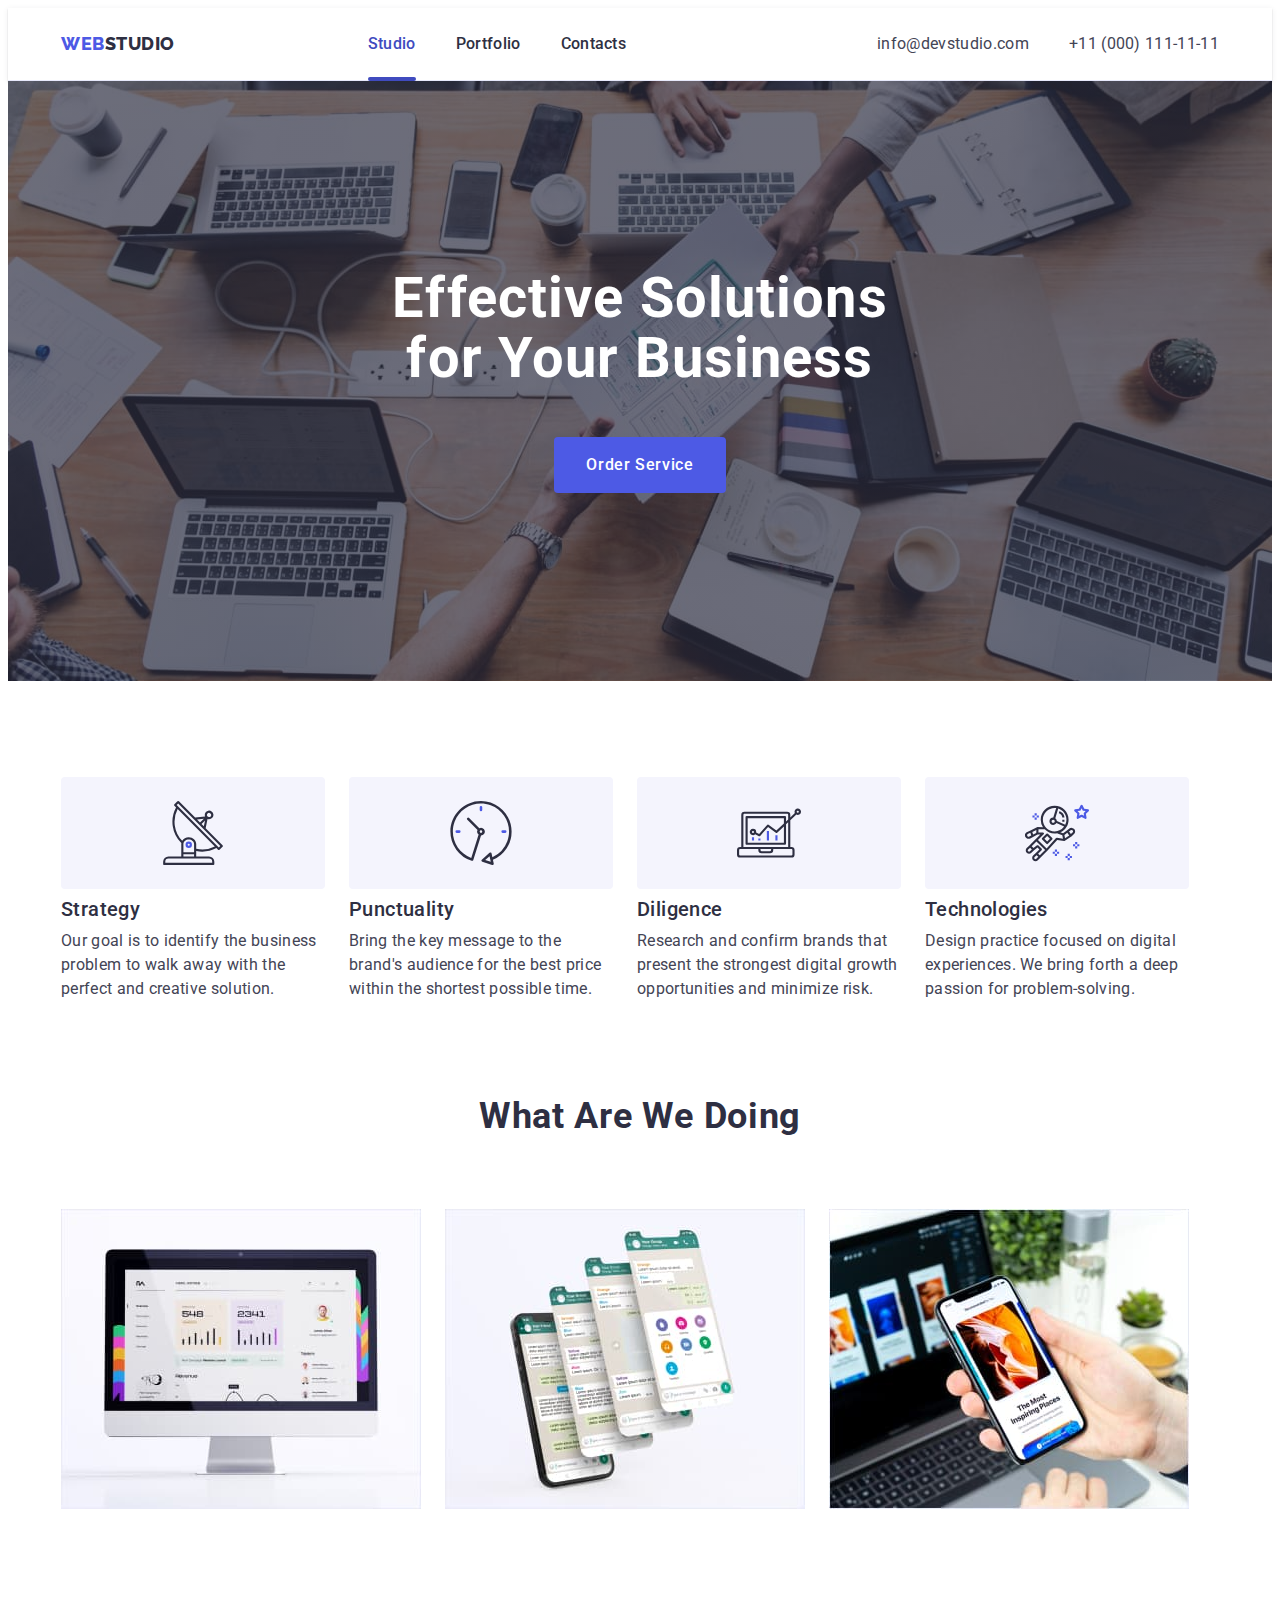
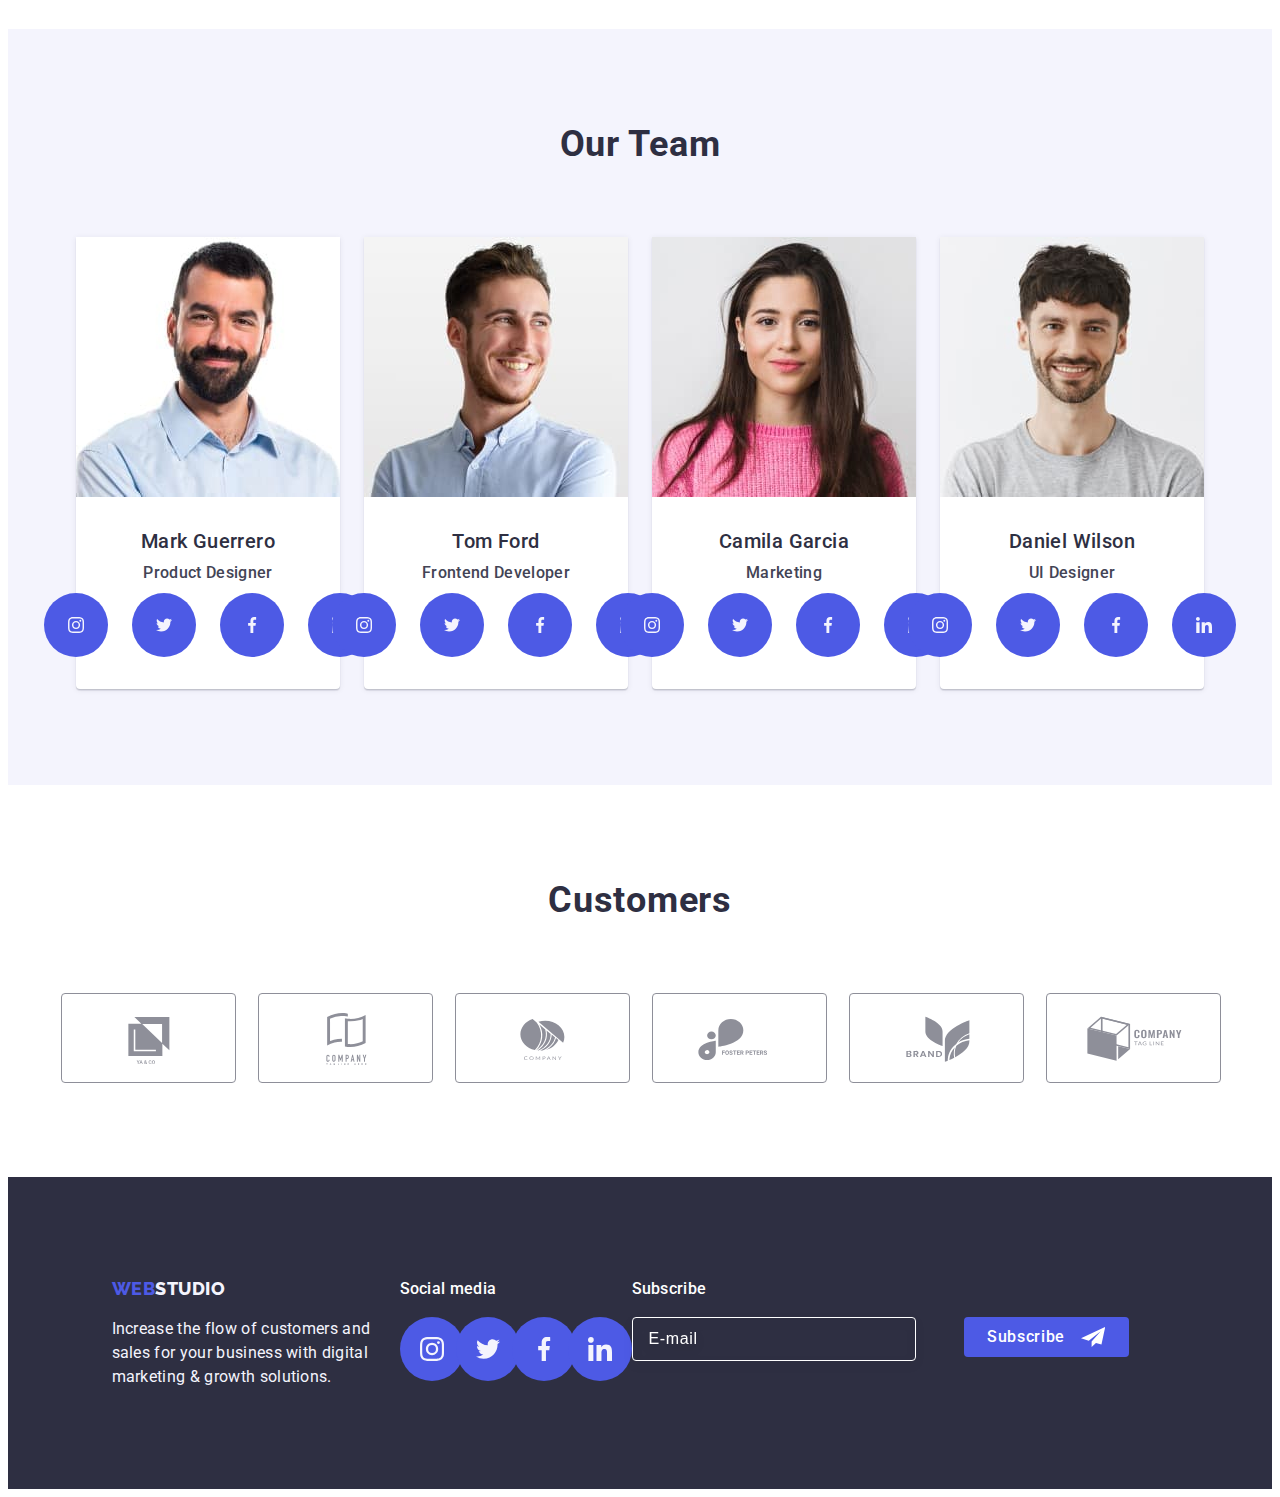
<file: index.html>
<!DOCTYPE html>
<html lang="en">
  <head>
    <meta charset="UTF-8" />
    <meta http-equiv="X-UA-Compatible" content="IE=edge" />
    <meta name="viewport" content="width=device-width, initial-scale=1.0" />

    <link rel="preconnect" href="https://fonts.googleapis.com" />
    <link rel="preconnect" href="https://fonts.gstatic.com" crossorigin />
    <link
      href="https://fonts.googleapis.com/css2?family=Raleway:wght@800&family=Roboto:wght@400;500;700;900&display=swap"
      rel="stylesheet"
    />

    <title>WebStudio</title>

    <link
      rel="stylesheet"
      href="https://cdnjs.cloudflare.com/ajax/libs/modern-normalize/2.0.0/modern-normalize.min.css"
      integrity="sha512-4xo8blKMVCiXpTaLzQSLSw3KFOVPWhm/TRtuPVc4WG6kUgjH6J03IBuG7JZPkcWMxJ5huwaBpOpnwYElP/m6wg=="
      crossorigin="anonymous"
      referrerpolicy="no-referrer"
    />

    <link rel="stylesheet" href="./css/styles.css" />
    <link rel="stylesheet" href="./css/media.css" />
  </head>

  <body>
    <header class="header">
      <div class="container">
        <nav class="header-navigation">
          <a href="./index.html" class="header-logo link"
            >WEB<span>Studio</span></a
          >

          <button
            class="mobile-menu-open js-open-menu"
            aria-expanded="false"
            aria-controls="mobile-menu"
          >
            <svg width="32" height="22">
              <use href="./images/icons.svg#icon-menu-hamburger"></use>
              <path
                fill-rule="evenodd"
                d="M3 5a1 1 0 011-1h12a1 1 0 110 2H4a1 1 0 01-1-1zM3 10a1 1 0 011-1h12a1 1 0 110 2H4a1 1 0 01-1-1zM3 15a1 1 0 011-1h12a1 1 0 110 2H4a1 1 0 01-1-1z"
                clip-rule="evenodd"
              ></path>
            </svg>
          </button>

          <ul class="header-menu list">
            <li class="header-menu-item">
              <a class="header-menu-link current link" href="./index.html"
                >Studio</a
              >
            </li>
            <li class="header-menu-item">
              <a class="header-menu-link link" href="./portfolio.html"
                >Portfolio</a
              >
            </li>
            <li class="header-menu-item">
              <a class="header-menu-link link" href="">Contacts</a>
            </li>
          </ul>
        </nav>

        <!--------------------ADRESS------------------------------>
        <address class="address">
          <ul class="header-adr list">
            <li class="header-menu">
              <a class="adres-link link" href="mailto:info@devstudio.com"
                >info@devstudio.com</a
              >
            </li>
            <li class="header-menu">
              <a class="adres-link link" href="tel:+110001111111"
                >+11 (000) 111-11-11</a
              >
            </li>
          </ul>
        </address>
      </div>

      <!---------MOBILE-MENU---------------------------->
      <div class="mobile-menu-container js-menu-container" id="mobile-menu">
        <div class="mobile-menu-studio">
          <button class="mobile-menu-close js-close-menu">
            <svg width="8" height="8">
              <use href="./images/icons.svg#icon-close-black"></use>
            </svg>
          </button>

          <ul class="mobile-menu list">
            <li class="mobile-menu-item">
              <a class="link mobile-menu-link mob-current" href="./index.html"
                >Studio</a
              >
            </li>
            <li class="mobile-menu-item">
              <a class="link mobile-menu-link" href="./portfolio.html"
                >Portfolio</a
              >
            </li>

            <li class="mobile-menu-item">
              <a class="link mobile-menu-link" href="">Contacts</a>
            </li>
          </ul>
        </div>
        <ul class="mobile-menu mobile-menu-contakt list">
          <li>
            <a
              class="mobile-menu-tel mobile-contakt link"
              href="tel:+110001111111"
              >+11 (000) 111-11-11</a
            >
          </li>
          <li>
            <a
              class="mobile-menu-mail mobile-contakt link"
              href="mailto:info@devstudio.com"
              >info@devstudio.com</a
            >
          </li>
        </ul>

        <ul class="mobile-menu mobile-soc list hero-soc-mobile">
          <li>
            <a
              class="header-soc-link mobile-soc-ikon link"
              href=""
              aria-label="instagram"
              target="_blank"
              rel="noopener noreferrer"
              ><svg class="header-soc-icon" width="16" height="16">
                <use href="./images/icons.svg#icon-instagram"></use>
              </svg>
            </a>
          </li>
          <li>
            <a
              class="header-soc-link link"
              href=""
              aria-label="twitter"
              target="_blank"
              rel="noopener noreferrer"
            >
              <svg class="header-soc-icon" width="16" height="16">
                <use href="./images/icons.svg#icon-twitter"></use>
              </svg>
            </a>
          </li>
          <li>
            <a
              class="header-soc-link link"
              href=""
              aria-label="facebook"
              target="_blank"
              rel="noopener noreferrer"
              ><svg class="header-soc-icon" width="16" height="16">
                <use href="./images/icons.svg#icon-facebook"></use>
              </svg>
            </a>
          </li>
          <li>
            <a
              class="header-soc-link link"
              href=""
              aria-label="linkedln"
              target="_blank"
              rel="noopener noreferrer"
              ><svg class="header-soc-icon" width="16" height="16">
                <use href="./images/icons.svg#icon-linkedin"></use>
              </svg>
            </a>
          </li>
        </ul>
      </div>
    </header>

    <main>
      <!---------------------SECTION HERO-TITLO------------------>

      <section class="hero">
        <div class="container container-titlo">
          <h1 class="hero-titlo">Effective Solutions for Your Business</h1>
          <button type="button" class="hero-btn" data-modal-open>
            Order Service
          </button>
        </div>
      </section>

      <!-------------ADVANTAGES----------------------------------->
      <section class="advantages">
        <div class="container">
          <h2 class="visually-hidden">Advantages</h2>
          <ul class="advantages-menu list">
            <li class="advantages-menu-item">
              <div class="advantages-container-icon">
                <svg class="advant-soc-icon" width="64" height="64">
                  <use href="./images/icons.svg#icon-antenna"></use>
                </svg>
              </div>

              <h3 class="hero-advantages">Strategy</h3>
              <p class="hero-advantages-text">
                Our goal is to identify the business problem to walk away with
                the perfect and creative solution.
              </p>
            </li>
            <li class="advantages-menu-item">
              <div class="advantages-container-icon">
                <svg class="advant-soc-icon" width="64" height="64">
                  <use href="./images/icons.svg#icon-clock"></use>
                </svg>
              </div>

              <h3 class="hero-advantages">Punctuality</h3>
              <p class="hero-advantages-text">
                Bring the key message to the brand's audience for the best price
                within the shortest possible time.
              </p>
            </li>
            <li class="advantages-menu-item">
              <div class="advantages-container-icon">
                <svg class="advant-soc-icon" width="64" height="64">
                  <use href="./images/icons.svg#icon-diagram"></use>
                </svg>
              </div>
              <h3 class="hero-advantages">Diligence</h3>
              <p class="hero-advantages-text">
                Research and confirm brands that present the strongest digital
                growth opportunities and minimize risk.
              </p>
            </li>
            <li class="advantages-menu-item">
              <div class="advantages-container-icon">
                <svg class="advant-soc-icon" width="64" height="64">
                  <use href="./images/icons.svg#icon-astronaut"></use>
                </svg>
              </div>
              <h3 class="hero-advantages">Technologies</h3>
              <p class="hero-advantages-text">
                Design practice focused on digital experiences. We bring forth a
                deep passion for problem-solving.
              </p>
            </li>
          </ul>
        </div>
      </section>

      <!------------WHAT ARE WE DOING----------------------------->
      <section class="result">
        <div class="container">
          <h2 class="hero-result">What are we doing</h2>
          <ul class="result-menu list">
            <li class="result-menu-item">
              <img
                srcset="./images/img1.jpg 1x, ./images/img1-2x.jpg 2x"
                src="./images/img1.jpg"
                alt="working with a computer"
                width="360"
                height="300"
              />
            </li>
            <li class="result-menu-item">
              <img
                srcset="./images/img2.jpg 1x, ./images/img2-2x.jpg 2x"
                src="./images/img2.jpg"
                alt="working on the phone"
                width="360"
                height="300"
              />
            </li>
            <li class="result-menu-item">
              <img
                srcset="./images/img3.jpg 1x, ./images/img3-2x.jpg 2x"
                src="./images/img3.jpg"
                alt="work with phone and computer"
                width="360"
                height="300"
              />
            </li>
          </ul>
        </div>
      </section>

      <!----------------OUR TEAM--------------------------------->
      <section class="team-section">
        <div class="container team">
          <h2 class="hero-result our-team">Our Team</h2>
          <ul class="team-menu list">
            <li class="team-menu-item">
              <img
                srcset="./images/imgfoto.jpg 1x, ./images/mark-2x.jpg 2x"
                src="./images/imgfoto.jpg"
                alt="Mark Guerrero"
                width="264"
                height="260"
              />
              <div class="posada">
                <h3 class="advantages-team-centr">Mark Guerrero</h3>
                <p class="advantages-text-centr">Product Designer</p>
                <ul class="hero-soc list">
                  <li class="hero-soc-item">
                    <a
                      class="header-soc-link link"
                      href=""
                      aria-label="instagram"
                      target="_blank"
                      rel="noopener noreferrer"
                    >
                      <svg class="header-soc-icon" width="16" height="16">
                        <use href="./images/icons.svg#icon-instagram"></use>
                      </svg>
                    </a>
                  </li>
                  <li class="hero-soc-item">
                    <a
                      class="header-soc-link link"
                      href=""
                      aria-label="twitter"
                      target="_blank"
                      rel="noopener noreferrer"
                    >
                      <svg class="header-soc-icon" width="16" height="16">
                        <use href="./images/icons.svg#icon-twitter"></use>
                      </svg>
                    </a>
                  </li>
                  <li class="hero-soc-item">
                    <a
                      class="header-soc-link link"
                      href=""
                      aria-label="facebook"
                      target="_blank"
                      rel="noopener noreferrer"
                    >
                      <svg class="header-soc-icon" width="16" height="16">
                        <use href="./images/icons.svg#icon-facebook"></use>
                      </svg>
                    </a>
                  </li>
                  <li class="hero-soc-item">
                    <a
                      class="header-soc-link link"
                      href=""
                      aria-label="linkedln"
                      target="_blank"
                      rel="noopener noreferrer"
                    >
                      <svg class="header-soc-icon" width="16" height="16">
                        <use href="./images/icons.svg#icon-linkedin"></use>
                      </svg>
                    </a>
                  </li>
                </ul>
              </div>
            </li>
            <li class="team-menu-item">
              <img
                srcset="./images/imgtom.jpg 1x, ./images/tom-2x.jpg 2x"
                src="./images/imgtom.jpg"
                alt="Tom Ford"
                width="264"
                height="260"
              />
              <div class="posada">
                <h3 class="advantages-team-centr">Tom Ford</h3>
                <p class="advantages-text-centr">Frontend Developer</p>
                <ul class="hero-soc list">
                  <li class="hero-soc-item">
                    <a
                      class="header-soc-link link"
                      href=""
                      aria-label="instagram"
                      target="_blank"
                      rel="noopener noreferrer"
                    >
                      <svg class="header-soc-icon" width="16" height="16">
                        <use href="./images/icons.svg#icon-instagram"></use>
                      </svg>
                    </a>
                  </li>
                  <li class="hero-soc-item">
                    <a
                      class="header-soc-link link"
                      href=""
                      aria-label="twitter"
                      target="_blank"
                      rel="noopener noreferrer"
                      ><svg class="header-soc-icon" width="16" height="16">
                        <use href="./images/icons.svg#icon-twitter"></use>
                      </svg>
                    </a>
                  </li>
                  <li class="hero-soc-item">
                    <a
                      class="header-soc-link link"
                      href=""
                      aria-label="facebook"
                      target="_blank"
                      rel="noopener noreferrer"
                    >
                      <svg class="header-soc-icon" width="16" height="16">
                        <use href="./images/icons.svg#icon-facebook"></use>
                      </svg>
                    </a>
                  </li>
                  <li class="hero-soc-item">
                    <a
                      class="header-soc-link link"
                      href=""
                      aria-label="linkedln"
                      target="_blank"
                      rel="noopener noreferrer"
                    >
                      <svg class="header-soc-icon" width="16" height="16">
                        <use href="./images/icons.svg#icon-linkedin"></use>
                      </svg>
                    </a>
                  </li>
                </ul>
              </div>
            </li>
            <li class="team-menu-item">
              <img
                srcset="./images/imgcamila.jpg 1x, ./images/camila-2x.jpg 2x"
                src="./images/imgcamila.jpg"
                alt="Camila Garcia"
                width="264"
                height="260"
              />
              <div class="posada">
                <h3 class="advantages-team-centr">Camila Garcia</h3>
                <p class="advantages-text-centr">Marketing</p>
                <ul class="hero-soc list">
                  <li class="hero-soc-item">
                    <a
                      class="header-soc-link link"
                      href=""
                      aria-label="instagram"
                      target="_blank"
                      rel="noopener noreferrer"
                      ><svg class="header-soc-icon" width="16" height="16">
                        <use href="./images/icons.svg#icon-instagram"></use>
                      </svg>
                    </a>
                  </li>
                  <li class="hero-soc-item">
                    <a
                      class="header-soc-link link"
                      href=""
                      aria-label="twitter"
                      target="_blank"
                      rel="noopener noreferrer"
                    >
                      <svg class="header-soc-icon" width="16" height="16">
                        <use href="./images/icons.svg#icon-twitter"></use>
                      </svg>
                    </a>
                  </li>
                  <li class="hero-soc-item">
                    <a
                      class="header-soc-link link"
                      href=""
                      aria-label="facebook"
                      target="_blank"
                      rel="noopener noreferrer"
                    >
                      <svg class="header-soc-icon" width="16" height="16">
                        <use href="./images/icons.svg#icon-facebook"></use>
                      </svg>
                    </a>
                  </li>
                  <li class="hero-soc-item">
                    <a
                      class="header-soc-link link"
                      href=""
                      aria-label="linkedln"
                      target="_blank"
                      rel="noopener noreferrer"
                      ><svg class="header-soc-icon" width="16" height="16">
                        <use href="./images/icons.svg#icon-linkedin"></use>
                      </svg>
                    </a>
                  </li>
                </ul>
              </div>
            </li>
            <li class="team-menu-item">
              <img
                srcset="./images/imgdaniel.jpg 1x, ./images/daniel-2x.jpg 2x"
                src="./images/imgdaniel.jpg"
                alt="Daniel Wilson"
                width="264"
                height="260"
              />
              <div class="posada">
                <h3 class="advantages-team-centr">Daniel Wilson</h3>
                <p class="advantages-text-centr">UI Designer</p>
                <ul class="hero-soc list">
                  <li class="hero-soc-item">
                    <a
                      class="header-soc-link link"
                      href=""
                      aria-label="instagram"
                      target="_blank"
                      rel="noopener noreferrer"
                      ><svg class="header-soc-icon" width="16" height="16">
                        <use href="./images/icons.svg#icon-instagram"></use>
                      </svg>
                    </a>
                  </li>
                  <li class="hero-soc-item">
                    <a
                      class="header-soc-link link"
                      href=""
                      aria-label="twitter"
                      target="_blank"
                      rel="noopener noreferrer"
                    >
                      <svg class="header-soc-icon" width="16" height="16">
                        <use href="./images/icons.svg#icon-twitter"></use>
                      </svg>
                    </a>
                  </li>
                  <li class="hero-soc-item">
                    <a
                      class="header-soc-link link"
                      href=""
                      aria-label="facebook"
                      target="_blank"
                      rel="noopener noreferrer"
                      ><svg class="header-soc-icon" width="16" height="16">
                        <use href="./images/icons.svg#icon-facebook"></use>
                      </svg>
                    </a>
                  </li>
                  <li class="hero-soc-item">
                    <a
                      class="header-soc-link link"
                      href=""
                      aria-label="linkedln"
                      target="_blank"
                      rel="noopener noreferrer"
                      ><svg class="header-soc-icon" width="16" height="16">
                        <use href="./images/icons.svg#icon-linkedin"></use>
                      </svg>
                    </a>
                  </li>
                </ul>
              </div>
            </li>
          </ul>
        </div>
      </section>

      <!-----------CUSTOMERS------------------->
      <section class="container-customers">
        <div class="container customers">
          <h2 class="header-customers">Customers</h2>
          <ul class="customers-menu list">
            <li class="customers-menu-item">
              <a
                class="customers-menu-link link"
                href=""
                aria-label="icon-ya-co"
                target="_blank"
                rel="noopener noreferrer"
              >
                <svg class="customers-icon" width="104" height="56">
                  <use href="./images/icons.svg#icon-ya-co"></use>
                </svg>
              </a>
            </li>
            <li class="customers-menu-item">
              <a
                class="customers-menu-link link"
                href=""
                aria-label="icon-tagline-here"
                target="_blank"
                rel="noopener noreferrer"
              >
                <svg class="customers-icon" width="104" height="56">
                  <use href="./images/icons.svg#icon-tagline-here"></use>
                </svg>
              </a>
            </li>
            <li class="customers-menu-item">
              <a
                class="customers-menu-link link"
                href=""
                aria-label="icon-company"
                target="_blank"
                rel="noopener noreferrer"
              >
                <svg class="customers-icon" width="104" height="56">
                  <use href="./images/icons.svg#icon-company"></use>
                </svg>
              </a>
            </li>
            <li class="customers-menu-item">
              <a
                class="customers-menu-link link"
                href=""
                aria-label="icon-foster-peters"
                target="_blank"
                rel="noopener noreferrer"
              >
                <svg class="customers-icon" width="104" height="56">
                  <use href="./images/icons.svg#icon-foster-peters"></use>
                </svg>
              </a>
            </li>
            <li class="customers-menu-item">
              <a
                class="customers-menu-link link"
                href=""
                aria-label="icon-company"
                target="_blank"
                rel="noopener noreferrer"
              >
                <svg class="customers-icon" width="104" height="56">
                  <use href="./images/icons.svg#icon-brand"></use>
                </svg>
              </a>
            </li>
            <li class="customers-menu-item">
              <a
                class="customers-menu-link link"
                href=""
                aria-label="icon-tagline-here"
                target="_blank"
                rel="noopener noreferrer"
              >
                <svg class="customers-icon" width="104" height="56">
                  <use href="./images/icons.svg#icon-tag-line"></use>
                </svg>
              </a>
            </li>
          </ul>
        </div>
      </section>
    </main>

    <!------------------footer part------------------>
    <footer class="footer-bgr">
      <div class="container container-footer">
        <div class="footer-cont">
          <a class="footer link" href="./index.html"
            >Web<span class="footer-logo">Studio</span>
          </a>
          <p class="footer-text">
            Increase the flow of customers and sales for your business with
            digital marketing & growth solutions.
          </p>
        </div>

        <div class="footer-social-media">
          <p class="paragraf-social">Social media</p>
          <ul class="footer-soc list">
            <li class="footer-soc-item">
              <a
                class="footer-media"
                href=""
                aria-label="instagram"
                target="_blank"
                rel="noopener noreferrer"
                ><svg class="header-soc-icon" width="24" height="24">
                  <use href="./images/icons.svg#icon-instagram"></use>
                </svg>
              </a>
            </li>
            <li class="footer-soc-item">
              <a
                class="footer-media"
                href=""
                aria-label="twitter"
                target="_blank"
                rel="noopener noreferrer"
                ><svg class="header-soc-icon" width="24" height="24">
                  <use href="./images/icons.svg#icon-twitter"></use>
                </svg>
              </a>
            </li>
            <li class="footer-soc-item">
              <a
                class="footer-media"
                href=""
                aria-label="facebook"
                target="_blank"
                rel="noopener noreferrer"
                ><svg class="header-soc-icon" width="24" height="24">
                  <use href="./images/icons.svg#icon-facebook"></use>
                </svg>
              </a>
            </li>
            <li class="footer-soc-item">
              <a
                class="footer-media"
                href=""
                aria-label="linkedln"
                target="_blank"
                rel="noopener noreferrer"
                ><svg class="header-soc-icon" width="24" height="24">
                  <use href="./images/icons.svg#icon-linkedin"></use>
                </svg>
              </a>
            </li>
          </ul>
        </div>

        <!---------SUBSCRIBE----------------------------->
        <div class="subscribe">
          <p class="paragraf-social">Subscribe</p>
          <form class="form-subscribe">
            <label class="form-label-subscribe">
              <input
                name="email"
                class="subscribe-input"
                type="email"
                placeholder="E-mail"
              />
            </label>
            <button class="subscribe-button" type="submit">
              Subscribe<svg class="subscribe-icon" width="24" height="24">
                <use href="./images/icons.svg#icon-icon-send"></use>
              </svg>
            </button>
          </form>
        </div>
      </div>
    </footer>

    <!----------------MODAL------------------------------->

    <div class="backdrop is-hidden" data-modal>
      <div class="modal">
        <button type="button" class="modal-btn" data-modal-close>
          <svg class="modal-icon" width="8" height="8">
            <use href="./images/icons.svg#icon-close-black"></use>
          </svg>
        </button>
        <p class="modal-paragraf">
          Leave your contacts and we will call you back
        </p>
        <form
          class="form-modal"
          name="order-form"
          autocomplete="off"
          novalidate
        >
          <!--------NAME------------------------->
          <div class="container-form-modal">
            <label class="label-modal" for="user-name">Name</label>
            <div class="container-input-icon">
              <input
                name="user-name"
                class="modal-input"
                type="text"
                id="user-name"
              />
              <svg class="modal-icon-input" width="18" height="24">
                <use href="./images/icons.svg#icon-person-black"></use>
              </svg>
            </div>
          </div>
          <!--------PHONE------------------------------->
          <div class="container-form-modal">
            <label class="label-modal" for="phone">Phone</label>
            <div class="container-input-icon">
              <input
                name="phone"
                class="modal-input"
                type="number"
                id="phone"
              />
              <svg class="modal-icon-input" width="18" height="24">
                <use href="./images/icons.svg#icon-phone-black"></use>
              </svg>
            </div>
          </div>
          <!---------EMAIL---------------------------->
          <div class="container-form-modal">
            <label class="label-modal" for="email">Email</label>
            <div class="container-input-icon">
              <input name="email" class="modal-input" type="email" id="email" />
              <svg class="modal-icon-input" width="18" height="24">
                <use href="./images/icons.svg#icon-email-black"></use>
              </svg>
            </div>
          </div>

          <!----------COMMENT---------------------------->
          <div class="container-comment-modal">
            <label class="label-modal" for="user-comment">Comment</label>
            <textarea
              class="textarea-modal"
              name="user-comment"
              id="user-comment"
              cols="30"
              rows="10"
              placeholder="Text input"
            >
Text input</textarea
            >
          </div>

          <!--------------CHECKBOX-------------------------------->
          <div class="container-checkbox-label">
            <input
              class="input-checkbox-label visually-hidden"
              type="checkbox"
              id="user-privacy"
              value="true"
              name="user-privacy"
            />
            <label class="label-checkbok" for="user-privacy">
              <span class="span-icon-checkbox">
                <svg class="icon-checkbox" width="10" height="8">
                  <use href="./images/icons.svg#icon-vector"></use>
                </svg>
              </span>
              I accept the terms and conditions of the<a
                href=""
                class="privacy-link"
              >
                Privacy Policy</a
              >
            </label>
          </div>

          <button type="submit" class="button-send">Send</button>
        </form>
      </div>
    </div>

    <script src="./js/mobile-menu.js"></script>

    <script src="./js/modal.js"></script>
  </body>
</html>
</file>
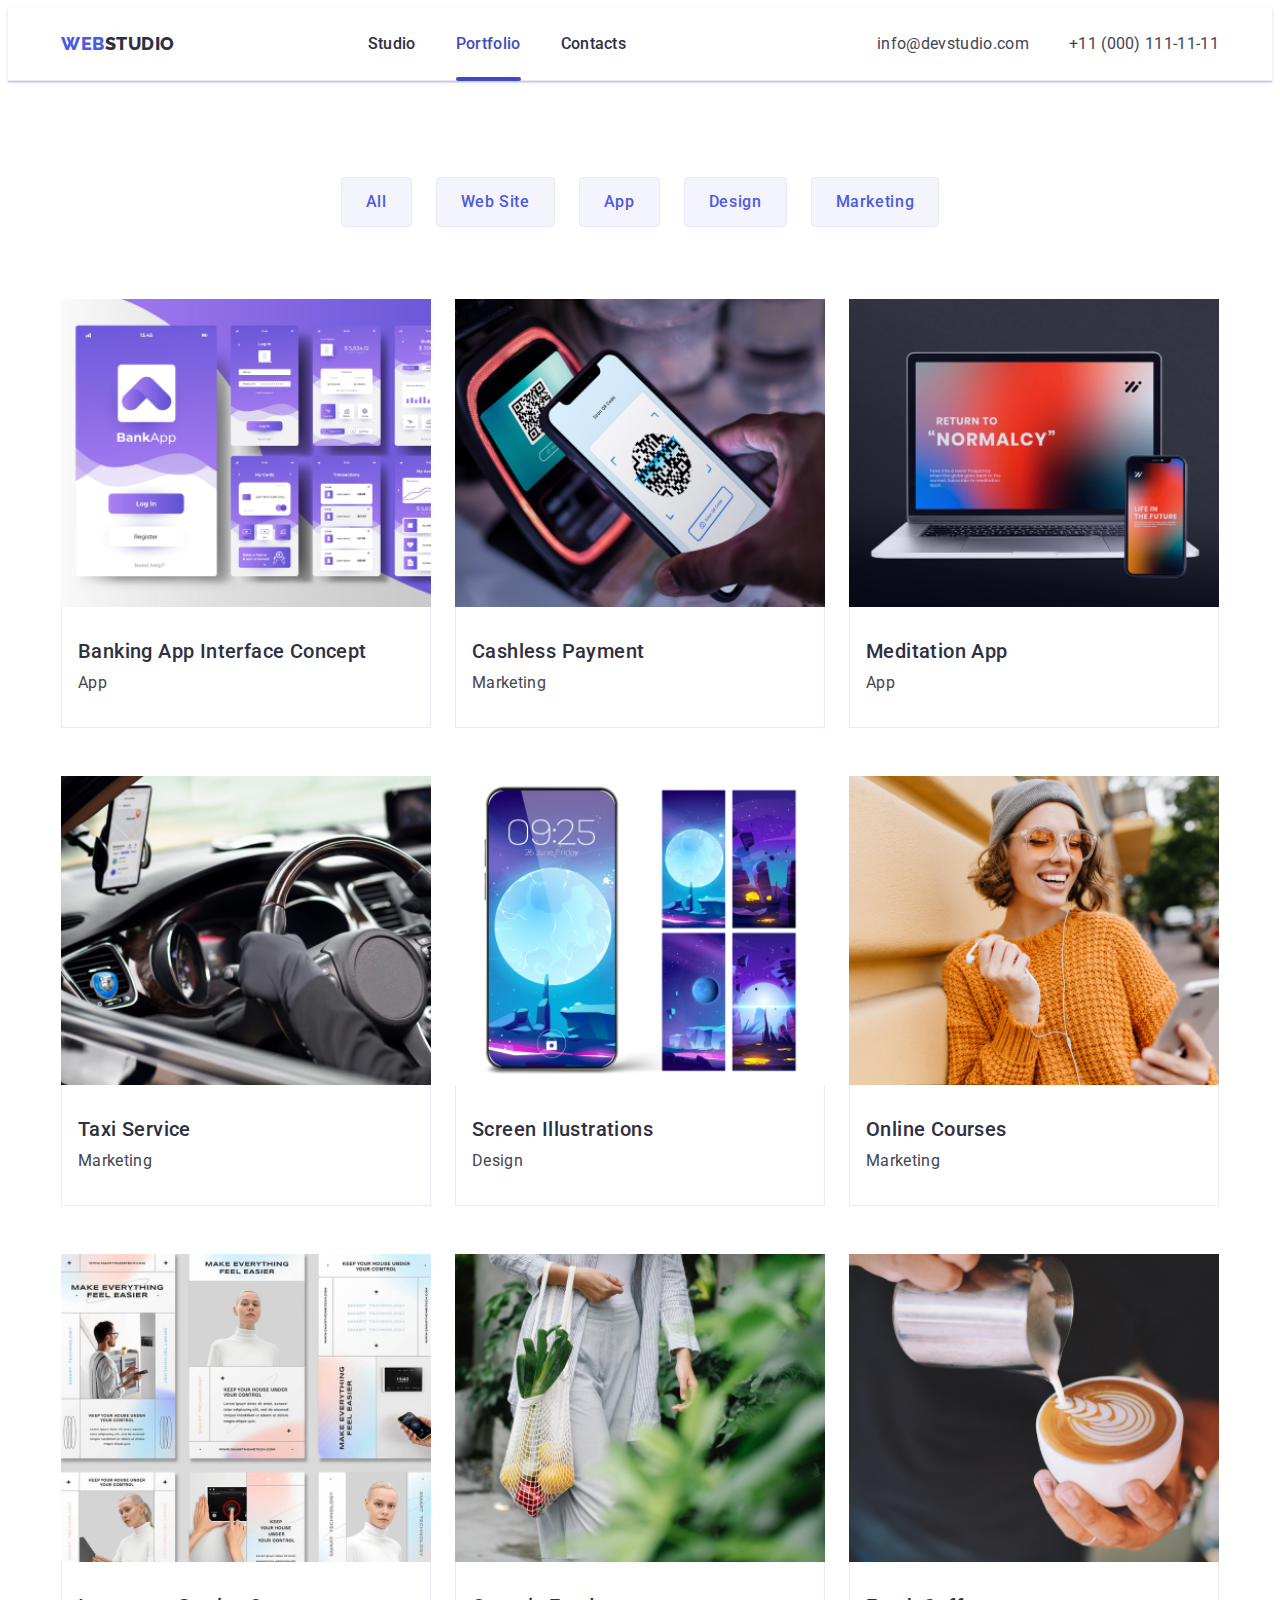
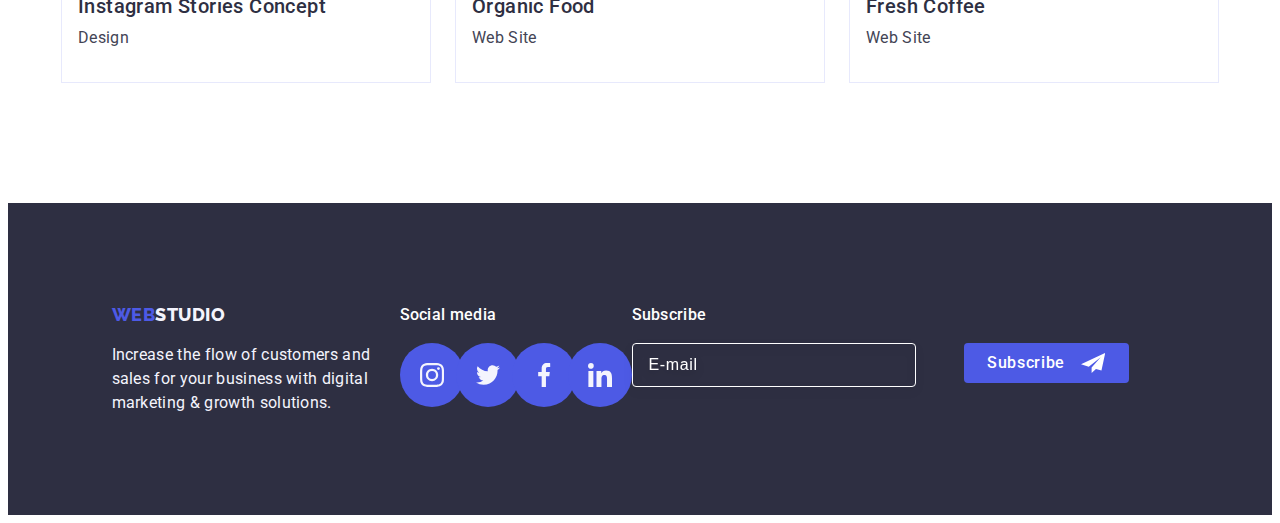
<file: portfolio.html>
<!DOCTYPE html>
<html lang="en">
  <head>
    <meta charset="UTF-8" />
    <meta http-equiv="X-UA-Compatible" content="IE=edge" />
    <meta name="viewport" content="width=device-width, initial-scale=1.0" />

    <link rel="preconnect" href="https://fonts.googleapis.com" />
    <link rel="preconnect" href="https://fonts.gstatic.com" crossorigin />
    <link
      href="https://fonts.googleapis.com/css2?family=Raleway:wght@800&family=Roboto:wght@400;500;700;900&display=swap"
      rel="stylesheet"
    />

    <title>Portfolio</title>

    <link
      rel="stylesheet"
      href="https://cdnjs.cloudflare.com/ajax/libs/modern-normalize/2.0.0/modern-normalize.min.css"
      integrity="sha512-4xo8blKMVCiXpTaLzQSLSw3KFOVPWhm/TRtuPVc4WG6kUgjH6J03IBuG7JZPkcWMxJ5huwaBpOpnwYElP/m6wg=="
      crossorigin="anonymous"
      referrerpolicy="no-referrer"
    />

    <link rel="stylesheet" href="./css/styles.css" />
    <link rel="stylesheet" href="./css/media.css" />
  </head>

  <body>
    <!------------the head of the site--------------------->

    <header class="header">
      <div class="container header-container">
        <nav class="header-navigation">
          <a href="./index.html" class="header-logo link"
            >WEB<span class="studio">Studio</span></a
          >
          <button
            class="mobile-menu-open js-open-menu"
            aria-expanded="false"
            aria-controls="mobile-menu"
          >
            <svg width="32" height="22">
              <use href="./images/icons.svg#icon-menu-hamburger"></use>
              <path
                fill-rule="evenodd"
                d="M3 5a1 1 0 011-1h12a1 1 0 110 2H4a1 1 0 01-1-1zM3 10a1 1 0 011-1h12a1 1 0 110 2H4a1 1 0 01-1-1zM3 15a1 1 0 011-1h12a1 1 0 110 2H4a1 1 0 01-1-1z"
                clip-rule="evenodd"
              ></path>
            </svg>
          </button>

          <ul class="header-menu list">
            <li class="header-menu-item">
              <a class="header-menu-link link" href="./index.html">Studio</a>
            </li>
            <li class="header-menu-item">
              <a class="header-menu-link current link" href="./portfolio.html"
                >Portfolio</a
              >
            </li>
            <li class="header-menu-item">
              <a class="header-menu-link link" href="">Contacts</a>
            </li>
          </ul>
        </nav>
        <!------------------ADDRESS--------------------->
        <address class="address">
          <ul class="header-adr list">
            <li>
              <a class="adres-link mail link" href="mailto:info@devstudio.com"
                >info@devstudio.com</a
              >
            </li>
            <li>
              <a class="adres-link tel link" href="tel:+110001111111"
                >+11 (000) 111-11-11</a
              >
            </li>
          </ul>
        </address>
      </div>
      <!---------MOBILE-MENU---------------------------->
      <div class="mobile-menu-container js-menu-container" id="mobile-menu">
        <div class="mobile-menu-studio">
          <button class="mobile-menu-close js-close-menu">
            <svg width="8" height="8">
              <use href="./images/icons.svg#icon-close-black"></use>
            </svg>
          </button>

          <ul class="mobile-menu list">
            <li class="mobile-menu-item">
              <a class="link mobile-menu-link" href="./index.html">Studio</a>
            </li>
            <li class="mobile-menu-item">
              <a
                class="link mobile-menu-link mob-current"
                href="./portfolio.html"
                >Portfolio</a
              >
            </li>

            <li class="mobile-menu-item">
              <a class="link mobile-menu-link" href="">Contacts</a>
            </li>
          </ul>
        </div>
        <ul class="mobile-menu mobile-menu-contakt list">
          <li>
            <a
              class="mobile-menu-tel mobile-contakt link"
              href="tel:+110001111111"
              >+11 (000) 111-11-11</a
            >
          </li>
          <li>
            <a
              class="mobile-menu-mail mobile-contakt link"
              href="mailto:info@devstudio.com"
              >info@devstudio.com</a
            >
          </li>
        </ul>

        <ul class="mobile-menu mobile-soc list hero-soc-mobile">
          <li>
            <a
              class="header-soc-link mobile-soc-ikon link"
              href=""
              aria-label="instagram"
              target="_blank"
              rel="noopener noreferrer"
              ><svg class="header-soc-icon" width="16" height="16">
                <use href="./images/icons.svg#icon-instagram"></use>
              </svg>
            </a>
          </li>
          <li>
            <a
              class="header-soc-link link"
              href=""
              aria-label="twitter"
              target="_blank"
              rel="noopener noreferrer"
            >
              <svg class="header-soc-icon" width="16" height="16">
                <use href="./images/icons.svg#icon-twitter"></use>
              </svg>
            </a>
          </li>
          <li>
            <a
              class="header-soc-link link"
              href=""
              aria-label="facebook"
              target="_blank"
              rel="noopener noreferrer"
              ><svg class="header-soc-icon" width="16" height="16">
                <use href="./images/icons.svg#icon-facebook"></use>
              </svg>
            </a>
          </li>
          <li>
            <a
              class="header-soc-link link"
              href=""
              aria-label="linkedln"
              target="_blank"
              rel="noopener noreferrer"
              ><svg class="header-soc-icon" width="16" height="16">
                <use href="./images/icons.svg#icon-linkedin"></use>
              </svg>
            </a>
          </li>
        </ul>
      </div>
    </header>

    <!--the main part of the site-->
    <main>
      <section class="section-portfolio">
        <div class="container">
          <h1 class="visually-hidden">Portfolio</h1>

          <ul class="portfolio-button list">
            <li class="menu-button">
              <button type="button" class="button-text">All</button>
            </li>
            <li class="menu-button">
              <button type="button" class="button-text">Web Site</button>
            </li>
            <li class="menu-button">
              <button type="button" class="button-text">App</button>
            </li>
            <li class="menu-button">
              <button type="button" class="button-text">Design</button>
            </li>
            <li class="menu-button">
              <button type="button" class="button-text">Marketing</button>
            </li>
          </ul>

          <ul class="portfolio-menu list">
            <li class="foto-item">
              <a href="" class="portfolio-menu-link link">
                <div class="portfolio-block">
                  <picture>
                    <source
                      srcset="
                        ./images/portfolio/bankapp-desktop-1x.jpg 1x,
                        ./images/portfolio/bankapp-desktop-2x.jpg 2x
                      "
                      media="(min-width: 1158px)"
                    />
                    <source
                      srcset="
                        ./images/portfolio/bankapp-tablete-1x.jpg 1x,
                        ./images/portfolio/bankapp-tablete-2x.jpg 2x
                      "
                      media="(min-width: 768px)"
                    />
                    <source
                      srcset="
                        ./images/portfolio/bankapp-mobile-1x.jpg 1x,
                        ./images/portfolio/bankapp-mobile-2x.jpg 2x
                      "
                      media="(max-width: 767px)"
                    />
                    <img
                      src="./images/portfolio/imgbankapp.jpg"
                      alt="Banking App Interface Concept"
                      width="360"
                      height="300"
                    />
                  </picture>

                  <p class="portfolio-block-text">
                    14 Stylish and User-Friendly App Design Concepts · Task
                    Manager App · Calorie Tracker App · Exotic Fruit Ecommerce
                    App · Cloud Storage App
                  </p>
                </div>
                <div class="foto-border">
                  <h2 class="portfolio-pictures">
                    Banking App Interface Concept
                  </h2>
                  <p class="portfolio-text">App</p>
                </div>
              </a>
            </li>
            <li class="foto-item">
              <a href="" class="portfolio-menu-link link">
                <div class="portfolio-block">
                  <picture>
                    <source
                      srcset="
                        ./images/portfolio/paument-desktop-1x.jpg 1x,
                        ./images/portfolio/paument-desktop-2x.jpg 2x
                      "
                      media="(min-width: 1158px)"
                    />
                    <source
                      srcset="
                        ./images/portfolio/paument-tablete-1x.jpg 1x,
                        ./images/portfolio/paument-tablete-2x.jpg 2x
                      "
                      media="(min-width: 768px)"
                    />
                    <source
                      srcset="
                        ./images/portfolio/paument-mobile-1x.jpg 1x,
                        ./images/portfolio/paument-mobile-2x.jpg 2x
                      "
                      media="(max-width: 767px)"
                    />
                    <img
                      src="./images/portfolio/imgpaument.jpg"
                      alt="Cashless Payment"
                      width="360"
                      height="300"
                    />
                  </picture>

                  <p class="portfolio-block-text">
                    14 Stylish and User-Friendly App Design Concepts · Task
                    Manager App · Calorie Tracker App · Exotic Fruit Ecommerce
                    App · Cloud Storage App
                  </p>
                </div>
                <div class="foto-border">
                  <h2 class="portfolio-pictures">Cashless Payment</h2>
                  <p class="portfolio-text">Marketing</p>
                </div>
              </a>
            </li>
            <li class="foto-item">
              <a href="" class="portfolio-menu-link link">
                <div class="portfolio-block">
                  <picture>
                    <source
                      srcset="
                        ./images/portfolio/meditation-desktop-1x.jpg 1x,
                        ./images/portfolio/meditation-desktop-2x.jpg 2x
                      "
                      media="(min-width: 1158px)"
                    />
                    <source
                      srcset="
                        ./images/portfolio/meditation-tablete-1x.jpg 1x,
                        ./images/portfolio/meditation-tablete-2x.jpg 2x
                      "
                      media="(min-width: 768px)"
                    />
                    <source
                      srcset="
                        ./images/portfolio/meditation-mobile-1x.jpg 1x,
                        ./images/portfolio/meditation-mobile-2x.jpg 2x
                      "
                      media="(max-width: 767px)"
                    />
                    <img
                      src="./images/portfolio/imgmeditation.jpg"
                      alt="Meditation App"
                      width="360"
                      height="300"
                    />
                  </picture>

                  <p class="portfolio-block-text">
                    14 Stylish and User-Friendly App Design Concepts · Task
                    Manager App · Calorie Tracker App · Exotic Fruit Ecommerce
                    App · Cloud Storage App
                  </p>
                </div>
                <div class="foto-border">
                  <h2 class="portfolio-pictures">Meditation App</h2>
                  <p class="portfolio-text">App</p>
                </div>
              </a>
            </li>
            <li class="foto-item">
              <a href="" class="portfolio-menu-link link">
                <div class="portfolio-block">
                  <picture>
                    <source
                      srcset="
                        ./images/portfolio/taxiserw-desktop-1x.jpg 1x,
                        ./images/portfolio/taxiserw-desktop-2x.jpg 2x
                      "
                      media="(min-width: 1158px)"
                    />
                    <source
                      srcset="
                        ./images/portfolio/taxiserw-tablete-1x.jpg 1x,
                        ./images/portfolio/taxiserw-tablete-2x.jpg 2x
                      "
                      media="(min-width: 768px)"
                    />
                    <source
                      srcset="
                        ./images/portfolio/taxiserw-mobile-1x.jpg 1x,
                        ./images/portfolio/taxiserw-mobile-2x.jpg 2x
                      "
                      media="(max-width: 767px)"
                    />
                    <img
                      src="./images/portfolio/imgtaxiserw.jpg"
                      alt="Taxi Service"
                      width="360"
                      height="300"
                    />
                  </picture>

                  <p class="portfolio-block-text">
                    14 Stylish and User-Friendly App Design Concepts · Task
                    Manager App · Calorie Tracker App · Exotic Fruit Ecommerce
                    App · Cloud Storage App
                  </p>
                </div>
                <div class="foto-border">
                  <h2 class="portfolio-pictures">Taxi Service</h2>
                  <p class="portfolio-text">Marketing</p>
                </div>
              </a>
            </li>
            <li class="foto-item">
              <a href="" class="portfolio-menu-link link">
                <div class="portfolio-block">
                  <picture>
                    <source
                      srcset="
                        ./images/portfolio/screen-desktop-1x.jpg 1x,
                        ./images/portfolio/screen-desktop-2x.jpg 2x
                      "
                      media="(min-width: 1158px)"
                    />
                    <source
                      srcset="
                        ./images/portfolio/screen-tablete-1x.jpg 1x,
                        ./images/portfolio/screen-tablete-2x.jpg 2x
                      "
                      media="(min-width: 768px)"
                    />
                    <source
                      srcset="
                        ./images/portfolio/screen-mobile-1x.jpg 1x,
                        ./images/portfolio/screen-mobile-2x.jpg 2x
                      "
                      media="(max-width: 767px)"
                    />
                    <img
                      src="./images/portfolio/imgscreen.jpg"
                      alt="Screen Illustrations"
                      width="360"
                      height="300"
                    />
                  </picture>

                  <p class="portfolio-block-text">
                    14 Stylish and User-Friendly App Design Concepts · Task
                    Manager App · Calorie Tracker App · Exotic Fruit Ecommerce
                    App · Cloud Storage App
                  </p>
                </div>
                <div class="foto-border">
                  <h2 class="portfolio-pictures">Screen Illustrations</h2>
                  <p class="portfolio-text">Design</p>
                </div>
              </a>
            </li>
            <li class="foto-item">
              <a href="" class="portfolio-menu-link link">
                <div class="portfolio-block">
                  <picture>
                    <source
                      srcset="
                        ./images/portfolio/onlinecourses-desktop-1x.jpg 1x,
                        ./images/portfolio/onlinecourses-desktop-2x.jpg 2x
                      "
                      media="(min-width: 1158px)"
                    />
                    <source
                      srcset="
                        ./images/portfolio/onlinecourses-tablete-1x.jpg 1x,
                        ./images/portfolio/onlinecourses-tablete-2x.jpg 2x
                      "
                      media="(min-width: 768px)"
                    />
                    <source
                      srcset="
                        ./images/portfolio/onlenecourses-mobile-1x.jpg 1x,
                        ./images/portfolio/onlenecourses-mobile-2x.jpg 2x
                      "
                      media="(max-width: 767px)"
                    />
                    <img
                      src="./images/portfolio/imgonlinecourses.jpg"
                      alt="Online Courses"
                      width="360"
                      height="300"
                    />
                  </picture>

                  <p class="portfolio-block-text">
                    14 Stylish and User-Friendly App Design Concepts · Task
                    Manager App · Calorie Tracker App · Exotic Fruit Ecommerce
                    App · Cloud Storage App
                  </p>
                </div>
                <div class="foto-border">
                  <h2 class="portfolio-pictures">Online Courses</h2>
                  <p class="portfolio-text">Marketing</p>
                </div>
              </a>
            </li>
            <li class="foto-item">
              <a href="" class="portfolio-menu-link link">
                <div class="portfolio-block">
                  <picture>
                    <source
                      srcset="
                        ./images/portfolio/instagram-desktop-1x.jpg 1x,
                        ./images/portfolio/instagram-desktop-2x.jpg 2x
                      "
                      media="(min-width: 1158px)"
                    />
                    <source
                      srcset="
                        ./images/portfolio/instagram-tablete-1x.jpg 1x,
                        ./images/portfolio/instagram-tablete-2x.jpg 2x
                      "
                      media="(min-width: 768px)"
                    />
                    <source
                      srcset="
                        ./images/portfolio/instagram-mobile-1x.jpg 1x,
                        ./images/portfolio/instagram-mobile-2x.jpg 2x
                      "
                      media="(max-width: 767px)"
                    />
                    <img
                      src="./images/portfolio/imginstagram.jpg"
                      alt="Instagram Stories Concept"
                      width="360"
                      height="300"
                    />
                  </picture>

                  <p class="portfolio-block-text">
                    14 Stylish and User-Friendly App Design Concepts · Task
                    Manager App · Calorie Tracker App · Exotic Fruit Ecommerce
                    App · Cloud Storage App
                  </p>
                </div>
                <div class="foto-border">
                  <h2 class="portfolio-pictures">Instagram Stories Concept</h2>
                  <p class="portfolio-text">Design</p>
                </div>
              </a>
            </li>
            <li class="foto-item">
              <a href="" class="portfolio-menu-link link">
                <div class="portfolio-block">
                  <picture>
                    <source
                      srcset="
                        ./images/portfolio/organicfood-desktop-1x.jpg 1x,
                        ./images/portfolio/organicfood-desktop-2x.jpg 2x
                      "
                      media="(min-width: 1158px)"
                    />
                    <source
                      srcset="
                        ./images/portfolio/organicfood-tablete-1x.jpg 1x,
                        ./images/portfolio/organicfood-tablete-2x.jpg 2x
                      "
                      media="(min-width: 768px)"
                    />
                    <source
                      srcset="
                        ./images/portfolio/organicfood-mobile-1x.jpg 1x,
                        ./images/portfolio/organicfood-mobile-2x.jpg 2x
                      "
                      media="(max-width: 767px)"
                    />
                    <img
                      src="./images/portfolio/imgorganicfood.jpg"
                      alt="Organic Food"
                      width="360"
                      height="300"
                    />
                  </picture>

                  <p class="portfolio-block-text">
                    14 Stylish and User-Friendly App Design Concepts · Task
                    Manager App · Calorie Tracker App · Exotic Fruit Ecommerce
                    App · Cloud Storage App
                  </p>
                </div>
                <div class="foto-border">
                  <h2 class="portfolio-pictures">Organic Food</h2>
                  <p class="portfolio-text">Web Site</p>
                </div>
              </a>
            </li>
            <li class="foto-item">
              <a href="" class="portfolio-menu-link link">
                <div class="portfolio-block">
                  <picture>
                    <source
                      srcset="
                        ./images/portfolio/freshcoffee-desktop-1x.jpg 1x,
                        ./images/portfolio/freshcoffee-desktop-2x.jpg 2x
                      "
                      media="(min-width: 1158px)"
                    />
                    <source
                      srcset="
                        ./images/portfolio/freshcoffee-tablete-1x.jpg 1x,
                        ./images/portfolio/freshcoffee-tablete-2x.jpg 2x
                      "
                      media="(min-width: 768px)"
                    />
                    <source
                      srcset="
                        ./images/portfolio/freshcoffee-mobile-1x.jpg 1x,
                        ./images/portfolio/freshcoffee-mobile-2x.jpg 2x
                      "
                      media="(max-width: 767px)"
                    />
                    <img
                      src="./images/portfolio/imgfreshcoffee.jpg"
                      alt="Fresh Coffee"
                      width="360"
                      height="300"
                    />
                  </picture>

                  <p class="portfolio-block-text">
                    14 Stylish and User-Friendly App Design Concepts · Task
                    Manager App · Calorie Tracker App · Exotic Fruit Ecommerce
                    App · Cloud Storage App
                  </p>
                </div>
                <div class="foto-border">
                  <h2 class="portfolio-pictures">Fresh Coffee</h2>
                  <p class="portfolio-text">Web Site</p>
                </div>
              </a>
            </li>
          </ul>
        </div>
      </section>
    </main>

    <!--footer part-->
    <footer class="footer-bgr">
      <div class="container container-footer">
        <div class="footer-cont">
          <a class="footer link" href="./index.html"
            >Web<span class="footer-logo">Studio</span>
          </a>
          <p class="footer-text">
            Increase the flow of customers and sales for your business with
            digital marketing & growth solutions.
          </p>
        </div>

        <div class="footer-social-media">
          <p class="paragraf-social">Social media</p>
          <ul class="footer-soc list">
            <li class="footer-soc-item">
              <a
                class="footer-media"
                href=""
                aria-label="instagram"
                target="_blank"
                rel="noopener noreferrer"
                ><svg class="header-soc-icon" width="24" height="24">
                  <use href="./images/icons.svg#icon-instagram"></use>
                </svg>
              </a>
            </li>
            <li class="footer-soc-item">
              <a
                class="footer-media"
                href=""
                aria-label="twitter"
                target="_blank"
                rel="noopener noreferrer"
                ><svg class="header-soc-icon" width="24" height="24">
                  <use href="./images/icons.svg#icon-twitter"></use>
                </svg>
              </a>
            </li>
            <li class="footer-soc-item">
              <a
                class="footer-media"
                href=""
                aria-label="facebook"
                target="_blank"
                rel="noopener noreferrer"
                ><svg class="header-soc-icon" width="24" height="24">
                  <use href="./images/icons.svg#icon-facebook"></use>
                </svg>
              </a>
            </li>
            <li class="footer-soc-item">
              <a
                class="footer-media"
                href=""
                aria-label="linkedln"
                target="_blank"
                rel="noopener noreferrer"
                ><svg class="header-soc-icon" width="24" height="24">
                  <use href="./images/icons.svg#icon-linkedin"></use>
                </svg>
              </a>
            </li>
          </ul>
        </div>
        <!---------SUBSCRIBE----------------------------->
        <div class="subscribe">
          <p class="paragraf-social">Subscribe</p>
          <form class="form-subscribe">
            <label class="form-label-subscribe subscribe-portfolio-margin">
              <input
                name="email"
                class="subscribe-input"
                type="email"
                placeholder="E-mail"
              />
            </label>
            <button class="subscribe-button" type="submit">
              Subscribe<svg class="subscribe-icon" width="24" height="24">
                <use href="./images/icons.svg#icon-icon-send"></use>
              </svg>
            </button>
          </form>
        </div>
      </div>
    </footer>
    <script src="./js/mobile-menu.js"></script>
  </body>
</html>
</file>
<file: css/styles.css>
:root {
  --main-text-color: #ffffff;
  --second-text-color: #434455;
  --hero-text-color: #2e2f42;
  --team-text-color: #f4f4fd;
  --transition: 250ms cubic-bezier(0.4, 0, 0.2, 1);
}

body {
  font-family: "Roboto", sans-serif;
  background-color: #ffffff;
  color: #434455;
}

h1,
h2,
h3,
h4,
h5,
h6,
p {
  margin: 0;
}

ul {
  list-style: none;
  padding-left: 0;
  margin: 0;
}

img {
  display: block;
  min-width: 100%;
  height: auto;
}

.container {
  padding-left: 16px;
  padding-right: 16px;
  margin-left: auto;
  margin-right: auto;
}

.visually-hidden {
  position: absolute;
  width: 1px;
  height: 1px;
  margin: -1px;
  border: 0;
  padding: 0;
  white-space: nowrap;
  clip-path: inset(100%);
  clip: rect(0 0 0 0);
  overflow: hidden;
}

.link {
  text-decoration: none;
}

.list {
  list-style-type: none;
}
/**----------------HEADER--------**/
.header .container {
  min-height: 70px;
}

.header {
  border-bottom: 1px solid #e7e9fc;
  box-shadow: 0px 2px 1px rgba(46, 47, 66, 0.08),
    0px 1px 1px rgba(46, 47, 66, 0.16), 0px 1px 6px rgba(46, 47, 66, 0.08);
}

/*.header .container {
  min-height: 80px;
  display: flex;
  align-items: center;
  justify-content: flex-end;
}*/

.header-navigation {
  display: flex;
  justify-content: space-between;
  align-items: center;
  flex-grow: 1;
}

.header-logo {
  font-family: "Raleway", sans-serif;
  font-weight: 800;
  font-size: 18px;
  line-height: 1.17;
  letter-spacing: 0.03em;
  color: #4d5ae5;
  text-transform: uppercase;
}

.header-logo span {
  color: #2e2f42;
}

.header-menu {
  display: none;
}
.header-adr {
  display: none;
}

/*.header-menu .header-menu-link {
  font-weight: 500;
  font-size: 16px;
  line-height: 1.5;
  color: #2e2f42;
  letter-spacing: 0.02em;
  padding: 24px 0;
  display: block;
  transition: color var(--transition);
  position: relative;
}

.current::after {
  content: "";
  position: absolute;
  left: 0;
  bottom: -1px;
  height: 4px;
  background-color: #404bbf;
  border-radius: 2px;
  width: 100%;
}

.header-menu-link.current {
  color: #404bbf;
}

.header-menu-link:is(:hover, :focus) {
  color: #404bbf;
}*/

/**-------------------ADRESS--------**/

/*.header-adr {
  display: flex;
  gap: 40px;
  transition: color var(--transition);
}

.address {
  font-style: normal;
  font-weight: 400;
  max-width: 344px;
  margin-left: 251px;
}

.adres-link {
  font-size: 16px;
  line-height: 1.5;
  letter-spacing: 0.02em;
  color: var(--second-text-color);
  transition: color var(--transition);
}

.adres-link:is(:hover, :focus) {
  color: #404bbf;
}*/

/*?--------HERO-TITLO---------?*/

.hero {
  background: #2e2f42;
  padding: 112px 0;
  background-image: linear-gradient(
      rgba(46, 47, 66, 0.7),
      rgba(46, 47, 66, 0.7)
    ),
    url(../images/Dark-mobile.jpg);
  background-position: center;
  background-repeat: no-repeat;
  background-size: cover;
  max-width: 100%;
  margin: 0 auto;
}

.hero-titlo {
  font-weight: 700;
  font-size: 32px;
  line-height: 1.11;
  color: #ffffff;
  text-align: center;
  letter-spacing: 0.02em;
  max-width: 300px;
  margin: auto;
  margin-bottom: 72px;
}

.hero-btn {
  font-family: "Roboto", sans-serif;
  font-weight: 500;
  font-size: 16px;
  line-height: 1.5;
  letter-spacing: 0.04em;
  color: var(--main-text-color);
  background: #4d5ae5;
  border-radius: 4px;
  padding: 16px 32px;
  margin: auto;
  display: block;
  min-width: 169px;
  height: 56px;
  border: none;
  cursor: pointer;
  transition: background-color var(--transition);
}

.hero-btn:is(:hover, :focus) {
  background-color: #404bbf;
  cursor: pointer;
}

.hero-soc {
  display: flex;
  justify-content: center;
  align-items: center;
  flex-grow: 1;
  padding-top: 8px;
  gap: 24px;
}

.header-soc-icon {
  fill: #f4f4fd;
}

.header-soc-link {
  display: flex;
  align-items: center;
  justify-content: center;
  width: 40px;
  height: 40px;
  background-color: #4d5ae5;
  padding: 12px;
  border-radius: 50%;
  transition: background-color var(--transition);
}
.header-soc-link:is(:hover, :focus) {
  background-color: #404bbf;
  cursor: pointer;
}

/*?----------------ADVANTAGES----------?*/

.advantages {
  padding: 96px 0;
}

.advantages-menu {
  display: flex;
  gap: 72px;
  flex-wrap: wrap;
}
.advantages-menu-item {
  padding-left: 0;
  width: 100%;

  /*width: calc((100% - 72px) / 4);*/
}

.advantages-menu-item::before {
  content: "";
  width: 264px;
  height: 112px;
  background: #f4f4fd;
  border-radius: 4px;
}

/*.advantages-container-icon {
  background: #f4f4fd;
  border-radius: 4px;
  width: 264px;
  height: 112px;
  margin-bottom: 8px;
  display: flex;
  align-items: center;
  justify-content: center;
}*/

.result-menu {
  display: flex;
  gap: 24px;
}

/*.result-menu-item {
  width: calc((100% - 48px) / 3);
}*/

.posada {
  padding: 32px 0;
}

.team-centr {
  text-align: center;
  margin-bottom: 8px;
}

.text-centr {
  text-align: center;
}

.hero-advantages-text {
  font-weight: 500;
  font-size: 16px;
  line-height: 1.5;
  letter-spacing: 0.02em;
  color: var(--second-text-color);
}

.hero-advantages {
  font-weight: 700;
  font-size: 36px;
  line-height: 1.11;
  letter-spacing: 0.02em;
  color: var(--hero-text-color);
  margin-bottom: 8px;
  text-align: center;
}

.result {
  padding-bottom: 120px;
}

.hero-result {
  font-weight: 700;
  font-size: 36px;
  line-height: 1.11;
  letter-spacing: 0.02em;
  color: #2e2f42;
  text-transform: capitalize;
  text-align: center;
  margin: 0 auto;
  margin-bottom: 72px;
}

.text-footer {
  color: #f4f4fd;
}

.dark-bgr {
  background-color: var(--hero-text-color);
}

/**-----------------OUR TEAM--------------**/

.advantages-team-centr {
  font-weight: 500;
  font-size: 20px;
  line-height: 1.2;
  letter-spacing: 0.02em;
  color: var(--hero-text-color);
  margin-bottom: 8px;
  text-align: center;
}

.advantages-text-centr {
  font-weight: 500;
  font-size: 16px;
  line-height: 1.5;
  letter-spacing: 0.02em;
  color: var(--second-text-color);
  text-align: center;
}

.team-section {
  background-color: var(--team-text-color);
}

.team {
  flex-wrap: wrap;
  padding-top: 96px;
  padding-bottom: 96px;
}

.team-menu {
  display: flex;
  justify-content: center;
  gap: 24px;
  flex-wrap: wrap;
}

.team-menu-item {
  background-color: var(--main-text-color);
  width: 100%;
  border-radius: 0px 0px 4px 4px;
  box-shadow: 0px 1px 6px rgba(46, 47, 66, 0.08),
    0px 1px 1px rgba(46, 47, 66, 0.16), 0px 2px 1px rgba(46, 47, 66, 0.08);
}

/***?-------------CUSTOMERS---------?***/

.container-customers {
  padding-top: 96px;
  padding-bottom: 96px;
}

.header-customers {
  font-weight: 700;
  font-size: 36px;
  line-height: 1.11;
  text-align: center;
  letter-spacing: 0.02em;
  color: var(--hero-text-color);
  margin-bottom: 72px;
}

.customers-menu {
  display: flex;
  gap: 72px 16px;
  flex-wrap: wrap;
}

.customers-menu-item {
  width: calc((100% - 16px) / 2);
  height: 88px;
}

.customers-menu-link {
  width: 100%;
  height: 100%;
  border: #8e8f99 solid 1px;
  border-radius: 4px;
  display: flex;
  align-items: center;
  justify-content: center;
  color: #8e8f99;
  transition: border-color 250ms cubic-bezier(0.4, 0, 0.2, 1),
    color 250ms cubic-bezier(0.4, 0, 0.2, 1);
}

.customers-menu-link:is(:hover, :focus) {
  color: #404bbf;
}

.customers-menu-link:is(:hover, :focus) {
  border-color: #404bbf;
}

.customers-icon {
  fill: currentColor;
}

/**-------------FOOTER------------**/

.footer-bgr {
  background: #2e2f42;
  padding: 96px 0;
}

.container-footer {
  display: flex;
  flex-wrap: wrap;
  justify-content: center;
  gap: 72px;
}
.footer-cont {
  text-align: center;
}

.footer {
  font-family: "Raleway", sans-serif;
  font-weight: 800;
  font-size: 18px;
  line-height: 1.17;
  letter-spacing: 0.03em;
  text-transform: uppercase;
  color: #4d5ae5;
  display: inline-block;
  margin-bottom: 16px;
  display: inline-flex;
  height: 24px;
  align-items: center;
  flex-shrink: 0;
}

.footer-logo {
  font-family: "Raleway", sans-serif;
  font-style: normal;
  font-weight: 800;
  font-size: 18px;
  line-height: 1.17;
  letter-spacing: 0.03em;
  text-transform: uppercase;
  color: #f4f4fd;
  text-align: center;
}

.button-text {
  color: #4d5ae5;
}

.footer-text {
  font-family: "Roboto", sans-serif;
  font-style: normal;
  font-weight: 400;
  font-size: 16px;
  line-height: 1.5;
  letter-spacing: 0.02em;
  color: #f4f4fd;
  width: 264px;
  text-align: left;
}

.footer-soc {
  display: flex;
  gap: 16px;
}

.footer-soc-item {
  width: 40px;
  height: 40px;
}

.paragraf-social {
  font-weight: 500;
  font-size: 16px;
  line-height: 1.5;
  letter-spacing: 0.02em;
  color: var(--main-text-color);
  margin-bottom: 16px;
}

.footer-social-media {
  text-align: center;
}
.footer-media {
  width: 100%;
  height: 100%;
  background-color: #4d5ae5;
  display: flex;
  align-items: center;
  justify-content: center;
  border-radius: 50%;
  padding: 12px;
  transition: background-color var(--transition);
}

.footer-media:is(:hover, :focus) {
  background-color: #31d0aa;
}

/**-----------------------------------PORTFOLIO------------------*/

.section-portfolio {
  display: flex;
  flex-direction: column;
  align-items: center;
  padding: 48px 0 48px 0;
}

.portfolio-pictures {
  font-family: "Roboto", sans-serif;
  font-style: normal;
  font-weight: 500;
  font-size: 20px;
  line-height: 1.2;
  letter-spacing: 0.02em;
  color: var(--hero-text-color);
  margin-bottom: 8px;
  text-align: left;
}

.portfolio-button {
  display: flex;
  justify-content: center;
  gap: 24px;
  margin-bottom: 72px;
}

.button-text {
  font-family: "Roboto", sans-serif;
  font-style: normal;
  font-weight: 500;
  font-size: 16px;
  line-height: 1.5;
  letter-spacing: 0.04em;
  color: #4d5ae5;
  background-color: #f4f4fd;
  border-radius: 4px;
  cursor: pointer;
  box-sizing: border-box;
  display: flex;
  border: 1px solid #e7e9fc;
  padding: 8px 16px;
  transition: color 250ms cubic-bezier(0.4, 0, 0.2, 1),
    background-color 250ms cubic-bezier(0.4, 0, 0.2, 1),
    border-color 250ms cubic-bezier(0.4, 0, 0.2, 1),
    box-shadow 250ms cubic-bezier(0.4, 0, 0.2, 1);
}

.button-text:is(:hover, :focus) {
  background-color: #404bbf;
  color: var(--main-text-color);
  cursor: pointer;
  border: 1px solid transparent;
  box-shadow: 0px 3px 1px rgba(0, 0, 0, 0.1), 0px 2px 1px rgba(0, 0, 0, 0.08),
    0px 2px 2px rgba(0, 0, 0, 0.12);
}

/*.portfolio-menu {
  display: flex;
  flex-wrap: wrap;
  justify-content: center;
  column-gap: 24px;
  row-gap: 48px;
  justify-content: center;
}
*/
.foto-item {
  width: 300px;
}

.portfolio-menu-link {
  display: block;
  transition: box-shadow 250ms cubic-bezier(0.4, 0, 0.2, 1);
}

.portfolio-menu-link:is(:hover, :focus) {
  box-shadow: 0px 1px 6px rgba(46, 47, 66, 0.08),
    0px 1px 1px rgba(46, 47, 66, 0.16), 0px 2px 1px rgba(46, 47, 66, 0.08);
}

.portfolio-text {
  font-family: "Roboto", sans-serif;
  font-style: normal;
  font-size: 16px;
  line-height: 1.5;
  letter-spacing: 0.02em;
  color: var(--second-text-color);
}

.foto-border {
  border: 1px solid #e7e9fc;
  border-top: none;
  padding: 32px 16px;
}

.portfolio-menu-link {
  display: block;
  transition: box-shadow 250ms cubic-bezier(0.4, 0, 0.2, 1);
}

.portfolio-menu-link:hover .portfolio-block-text,
.portfolio-menu-link:focus .portfolio-block-text {
  transform: translateY(0%);
}

.portfolio-block-text {
  position: absolute;
  top: 0;
  font-size: 16px;
  line-height: 1.5;
  letter-spacing: 0.02em;
  color: var(--team-text-color);
  padding: 40px 32px;
  background: #4d5ae5;
  height: 100%;
  width: 100%;
  transform: translateY(100%);
  transition: transform 250ms cubic-bezier(0.4, 0, 0.2, 1);
}

.portfolio-block {
  position: relative;
  overflow: hidden;
}

/**------------------MODAL--------------------------**/

.backdrop {
  width: 100%;
  height: 100%;
  position: fixed;
  top: 0;
  left: 0;
  background-color: rgba(46, 47, 66, 0.4);
  transition: opacity 250ms cubic-bezier(0.4, 0, 0.2, 1),
    visibility 250ms cubic-bezier(0.4, 0, 0.2, 1);
  transition: opacity var(--transition), visibility var(--transition);
}

.is-hidden {
  opacity: 0;
  visibility: hidden;
  pointer-events: none;
}

.modal {
  position: absolute;
  top: 50%;
  left: 50%;
  transform: translate(-50%, -50%) scale(1);
  transition: transform var(--transition);
  width: calc(100% - 36px);
  max-width: 408px;
  min-height: 584px;
  background: #fcfcfc;
  box-shadow: 0px 1px 1px rgba(0, 0, 0, 0.14), 0px 1px 3px rgba(0, 0, 0, 0.12),
    0px 2px 1px rgba(0, 0, 0, 0.2);
  border-radius: 4px;
  padding: 72px 24px 24px 24px;
}

.modal-btn {
  position: absolute;
  right: 24px;
  top: 24px;
  width: 24px;
  height: 24px;
  border: none;
  border: 1px solid rgba(0, 0, 0, 0.1);
  background-color: #e7e9fc;
  border-radius: 50%;
  cursor: pointer;
  display: flex;
  align-items: center;
  justify-content: center;
  padding: 0;
  transition: background-color 250ms cubic-bezier(0.4, 0, 0.2, 1),
    border 250ms cubic-bezier(0.4, 0, 0.2, 1);
}

.backdrop.is-hidden .modal {
  transform: translate(-50%, -50%) scale(0);
}

.modal-btn:hover {
  background-color: #404bbf;
  border: none;
}

.modal-btn:focus {
  background-color: #404bbf;
  border: none;
}

.modal-icon {
  transition: fill 250ms cubic-bezier(0.4, 0, 0.2, 1);
}

.modal-btn:hover .modal-icon,
.modal-btn:focus .modal-icon {
  fill: #ffffff;
}

.modal-paragraf {
  font-weight: 500;
  font-size: 16px;
  line-height: 1.5;
  text-align: center;
  letter-spacing: 0.02em;
  color: var(--hero-text-color);
  margin-bottom: 16px;
}

.container-form-modal {
  margin-bottom: 8px;
}

.label-modal {
  font-size: 12px;
  line-height: 1.17;
  letter-spacing: 0.04em;
  color: #8e8f99;
  display: block;
  margin-bottom: 4px;
}

.container-input-icon {
  position: relative;
}

.modal-input {
  width: 100%;
  height: 40px;
  border: 1px solid rgba(46, 47, 66, 0.4);
  border-radius: 4px;
  background-color: transparent;
  padding-left: 38px;
  outline: transparent;
  transition: border-color var(--transition);
}

.modal-input:focus {
  border-color: #4d5ae5;
}

.modal-icon-input {
  position: absolute;
  left: 16px;
  top: 50%;
  transform: translateY(-50%);
  transition: fill 250ms cubic-bezier(0.4, 0, 0.2, 1);
}

.textarea-modal:focus {
  border-color: #4d5ae5;
}

.modal-input:focus-within + .modal-icon-input {
  fill: #4d5ae5;
}

.container-comment-modal {
  margin-bottom: 16px;
}

.textarea-modal {
  width: 100%;
  height: 120px;
  font-size: 12px;
  line-height: 1.17;
  letter-spacing: 0.04em;
  color: rgba(46, 47, 66, 0.4);
  border: 1px solid rgba(46, 47, 66, 0.4);
  border-radius: 4px;
  background-color: transparent;
  padding: 8px 16px;
  outline: transparent;
  resize: none;
  transition: border-color 250ms cubic-bezier(0.4, 0, 0.2, 1);
}

.modal-input:focus .textarea-modal {
  border-color: #4d5ae5;
}

.container-checkbox-label {
  margin-bottom: 24px;
}

.label-checkbok {
  font-size: 12px;
  line-height: 1.17;
  letter-spacing: 0.04em;
  color: #8e8f99;
}

.span-icon-checkbox {
  width: 16px;
  height: 16px;
  border: 1px solid rgba(46, 47, 66, 0.4);
  border-radius: 2px;
  transition: background-color 250ms cubic-bezier(0.4, 0, 0.2, 1),
    border 250ms cubic-bezier(0.4, 0, 0.2, 1),
    fill 250ms cubic-bezier(0.4, 0, 0.2, 1);
  display: inline-flex;
  align-items: center;
  justify-content: center;
  fill: transparent;
}

.input-checkbox-label:checked + .label-checkbok > .span-icon-checkbox {
  background-color: #404bbf;
  border: none;
  fill: #f4f4fd;
}

.privacy-link {
  color: #4d5ae5;
}

.button-send {
  display: block;
  min-width: 169px;
  height: 56px;
  font-family: "Roboto", sans-serif;
  font-size: 16px;
  font-weight: 500;
  line-height: 1.5;
  letter-spacing: 0.04em;
  color: var(--main-text-color);
  cursor: pointer;
  background-color: #4d5ae5;
  border: none;
  border-radius: 4px;
  font-size: 16px;
  font-weight: 500;
  line-height: 1.5;
  letter-spacing: 0.04em;
  transition: background-color 250ms cubic-bezier(0.4, 0, 0.2, 1);
  margin-top: 24px;
  margin-left: 100px;
}

/*?-----------SUBSCRIBE---------?*/

.form-subscribe {
  display: flex;
  flex-wrap: wrap;
  justify-content: center;
}

.subscribe-input {
  width: 264px;
  height: 40px;
  border: 1px solid #ffffff;
  background-color: transparent;
  font-size: 16px;
  line-height: 1.5;
  letter-spacing: 0.04em;
  padding-left: 16px;
  filter: drop-shadow(0px 4px 4px rgba(0, 0, 0, 0.15));
  border-radius: 4px;
  color: var(--main-text-color);
}
.subscribe-input::placeholder {
  color: var(--main-text-color);
}

.subscribe-button {
  min-width: 165px;
  height: 40px;
  display: flex;
  justify-content: center;
  align-items: center;
  font-family: "Roboto", sans-serif;
  font-size: 16px;
  font-weight: 500;
  line-height: 1.5;
  letter-spacing: 0.04em;
  color: var(--main-text-color);
  cursor: pointer;
  background-color: #4d5ae5;
  border: none;
  border-radius: 4px;
}

.subscribe-icon {
  margin-left: 16px;
}

.form-label-subscribe {
  margin-bottom: 16px;
}

.paragraf-social {
  text-align: center;
}

/*?-----------MOBILE------------------?*/

.mobile-menu-open {
  display: flex;
  margin-left: auto;
  min-height: 40px;
  min-width: 40px;
  align-items: center;
  justify-content: flex-end;
  background-color: transparent;
  cursor: pointer;
  border: none;
  border-radius: 50%;
  outline: none;
  margin: 0;
  padding: 0;
}

.mobile-menu-container {
  position: fixed;
  box-shadow: 0px 1px 6px 0px rgba(46, 47, 66, 0.08),
    0px 1px 1px 0px rgba(46, 47, 66, 0.16),
    0px 2px 1px 0px rgba(46, 47, 66, 0.08);
  width: 100vw;
  height: 100vh;
  background-color: #fff;
  padding: 24px 24px 40px 40px;
  top: 0;
  left: 0;
  z-index: 999;
  transform: translateX(100%);
  transition: transform 250ms ease-in-out;
  display: flex;
  flex-direction: column;
  justify-content: space-between;
  overflow: auto;
}

.mobile-menu-container.is-open {
  transform: translateX(0);
}
.mobile-menu-container .mob-menu-close {
  position: absolute;
  top: 16px;
  right: 16px;
  color: #fff;
}

.mobile-menu-close {
  display: block;
  margin-left: auto;
  align-items: center;
  justify-content: center;
  cursor: pointer;
  border-radius: 50%;
  outline: none;
  border: 1px solid #e7e9fc;
  background: #fff;
  box-shadow: 0px 1px 6px 0px rgba(46, 47, 66, 0.08),
    0px 1px 1px 0px rgba(46, 47, 66, 0.16),
    0px 2px 1px 0px rgba(46, 47, 66, 0.08);
  margin-bottom: 32px;
}
.mobile-soc {
  display: flex;
  justify-content: space-between;
  overflow: auto;
}

.mobile-menu-link {
  font-size: 36px;
  font-family: "Roboto", sans-serif;
  font-weight: 700;
  line-height: 1.11;
  color: #2e2f42;
  position: relative;
  letter-spacing: 0.02em;
}

/*.mob-current::after {
  content: "";
  position: absolute;
  left: 0;
  bottom: -1px;
  height: 4px;
  background-color: #404bbf;
  border-radius: 2px;
  width: 100%;
}*/

.mobile-menu-link.mob-current {
  color: #404bbf;
}

.mobile-menu-tel {
  font-size: 26px;
  font-family: "Roboto", sans-serif;
  font-weight: 700;
  line-height: 1.11;
  color: #4d5ae5;
  letter-spacing: 0.02em;
}

.mobile-menu-mail {
  font-size: 20px;
  font-family: "Roboto", sans-serif;
  font-weight: 500;
  line-height: 1.2;
  color: #434455;
  letter-spacing: 0.02em;
  margin-bottom: 48px;
}

.mobile-menu-item:not(:last-child) {
  margin-bottom: 24px;
}

.mobile-menu-contakt {
  display: flex;
  flex-direction: column;
  gap: 40px;
}
</file>
<file: css/media.css>
@media screen and (min-width: 428px) {
  .container {
    max-width: 428px;
  }
  @media (min-device-pixel-ratio: 2),
    (min-resolution: 192dpi),
    (min-resolution: 2dppx) {
    .hero {
      background-image: linear-gradient(
          rgba(46, 47, 66, 0.7),
          rgba(46, 47, 66, 0.7)
        ),
        url(../images/Dark-mobile-2x.jpg);
    }
  }
  .hero-titlo {
    font-size: 36px;
    max-width: 320px;
  }
  .subscribe-input {
    width: 398px;
  }
  .mobile-menu-tel {
    font-size: 36px;
  }
  .foto-item {
    width: 396px;
  }
}

@media screen and (min-width: 220px) and (max-width: 767px) {
  .header .container {
    min-height: 70px;
    display: flex;
    align-items: center;
    justify-content: flex-end;
    max-width: 100%;
  }
  .header .container {
    padding-right: 5px;
  }
  .portfolio-button {
    display: flex;
    flex-wrap: wrap;
    gap: 16px 24px;
    justify-content: flex-start;
  }
  .menu-baton {
    width: calc((100% - 48px) / 3);
    height: 96px;
    max-width: 263px;
  }
  .portfolio-menu {
    display: flex;
    flex-wrap: wrap;
    justify-content: center;
    gap: 24px;
    row-gap: 48px;
    justify-content: center;
    max-width: 100%;
  }
}

@media screen and (max-width: 1157px) {
  .advant-soc-icon {
    display: none;
  }
  .result {
    display: none;
  }
}
@media screen and (min-width: 768px) and (max-width: 1157px) {
  .header-adr {
    display: flex;
    gap: 12px;
    transition: color var(--transition);
    flex-direction: column;
  }
  .header-logo {
    margin-right: 76px;
  }
}

@media screen and (min-width: 768px) {
  .container {
    max-width: 768px;
  }

  .advantages-menu {
    display: flex;
    gap: 72px 24px;
  }
  .advantages-menu-item {
    width: calc((100% - 24px) / 2);
    max-width: 356px;
  }
  .hero-advantages {
    text-align: left;
  }

  .team-menu {
    display: flex;
    gap: 64px 24px;
  }

  .team-menu-item {
    width: calc((100% - 24px) / 2);
    max-width: 264px;
  }
  .customers-menu {
    display: flex;
    gap: 72px 24px;
  }
  .customers-menu-item {
    width: calc((100% - 48px) / 3);
    height: 88px;
  }
  .hero {
    padding: 188px 0;
    background-image: linear-gradient(
        rgba(46, 47, 66, 0.7),
        rgba(46, 47, 66, 0.7)
      ),
      url(../images/Dark-bg-1x.jpg);
    background-position: center;
    background-repeat: no-repeat;
    background-size: cover;
    max-width: 1440px;
    margin: 0 auto;
  }

  @media (min-device-pixel-ratio: 2),
    (min-resolution: 192dpi),
    (min-resolution: 2dppx) {
    .hero {
      background-image: linear-gradient(
          rgba(46, 47, 66, 0.7),
          rgba(46, 47, 66, 0.7)
        ),
        url(../images/Dark-bg-2x.jpg);
    }
  }
  .container-footer {
    gap: 72px 24px;
  }

  .hero-titlo {
    font-size: 56px;
    line-height: 1.07;
    letter-spacing: 0.02em;
    max-width: 496px;
    margin-bottom: 36px;
  }
  .subscribe-input {
    width: 264px;
  }
  .footer-cont {
    text-align: left;
  }
  .paragraf-social {
    text-align: left;
  }
  .header-menu {
    display: flex;
    gap: 40px;
    max-width: 261px;
  }
  .mobile-menu-open {
    display: none;
  }
  .mobile-menu-container {
    display: none;
  }
  .form-subscribe {
    gap: 24px;
  }
  .form-subscribe {
    padding-right: 40px;
  }
  .header .container {
    min-height: 72px;
    display: flex;
    align-items: center;
    justify-content: flex-end;
  }

  .header-menu .header-menu-link {
    font-weight: 500;
    font-size: 16px;
    line-height: 1.5;
    color: #2e2f42;
    letter-spacing: 0.02em;
    padding: 24px 0;
    display: block;
    transition: color var(--transition);
    position: relative;
  }

  .current::after {
    content: "";
    position: absolute;
    left: 0;
    bottom: -1px;
    height: 4px;
    background-color: #404bbf;
    border-radius: 2px;
    width: 100%;
  }

  .header-menu-link.current {
    color: #404bbf;
  }

  .header-menu-link:is(:hover, :focus) {
    color: #404bbf;
  }

  .address {
    font-style: normal;
    font-weight: 400;
    margin-left: 121px;
  }

  .adres-link {
    font-size: 16px;
    line-height: 1.5;
    letter-spacing: 0.02em;
    color: var(--second-text-color);
    transition: color var(--transition);
  }

  .adres-link:is(:hover, :focus) {
    color: #404bbf;
  }
  .header-adr {
    display: flex;
    gap: 12px;
    transition: color var(--transition);
  }
  .portfolio-menu {
    display: flex;
    flex-wrap: wrap;
    column-gap: 24px;
    row-gap: 48px;
  }

  .foto-item {
    width: calc((100% - 24px) / 2);
  }
  .portfolio-button {
    display: flex;
    justify-content: center;
    gap: 24px;
    margin-bottom: 72px;
  }
  .button-text {
    padding: 12px 24px;
  }
  .section-portfolio {
    display: flex;
    flex-direction: column;
    align-items: center;
    padding: 64px 0 96px 0;
  }
}

@media screen and (min-width: 1158px) {
  .container {
    max-width: 1158px;
    padding-left: 15px;
    padding-right: 15px;
  }
  .advantages-container-icon {
    background: #f4f4fd;
    border-radius: 4px;
    width: 264px;
    height: 112px;
    margin-bottom: 8px;
    display: flex;
    align-items: center;
    justify-content: center;
  }
  .hero-advantages {
    font-weight: 500;
    font-size: 20px;
    line-height: 1.2;
  }

  .hero-advantages-text {
    font-weight: 400;
  }

  .advantages-menu-item {
    width: calc((100% - 72px) / 4);
    max-width: 264px;
  }
  .advantages-menu {
    gap: 24px;
  }
  .team-menu-item {
    width: calc((100% - 72px) / 4);
  }

  .team-menu {
    gap: 24px;
  }

  .customers-menu {
    display: flex;
    gap: 24px;
  }
  .customers-menu-item {
    width: calc((100% - 120px) / 6);
    height: 88px;
  }
  .footer-bgr {
    padding: 100px 0;
  }

  .subscribe-button {
    margin-left: 24px;
  }

  .hero {
    padding: 188px 0;
    background-image: linear-gradient(
        rgba(46, 47, 66, 0.7),
        rgba(46, 47, 66, 0.7)
      ),
      url(../images/people-office.jpg);
    background-position: center;
    background-repeat: no-repeat;
    background-size: cover;
    max-width: 1440px;
    margin: 0 auto;
  }

  @media (min-device-pixel-ratio: 2),
    (min-resolution: 192dpi),
    (min-resolution: 2dppx) {
    .hero {
      background-image: linear-gradient(
          rgba(46, 47, 66, 0.7),
          rgba(46, 47, 66, 0.7)
        ),
        url(../images/people-office-2x.jpg);
    }
  }
  .hero-titlo {
    color: #ffffff;
    margin-bottom: 48px;
  }
  .form-subscribe {
    display: flex;
    gap: 24px;
  }
  .header-adr {
    display: flex;
    align-items: flex-end;
    gap: 40px;
  }
  .address {
    font-style: normal;
    font-weight: 400;
    max-width: 344px;
    margin-left: 251px;
  }
  .portfolio-menu {
    display: flex;
    flex-wrap: wrap;
    justify-content: center;
    column-gap: 24px;
    row-gap: 48px;
    justify-content: center;
  }

  .foto-item {
    width: calc((100% - 48px) / 3);
  }
  .section-portfolio {
    padding: 96px 0 120px 0;
  }
}
</file>
